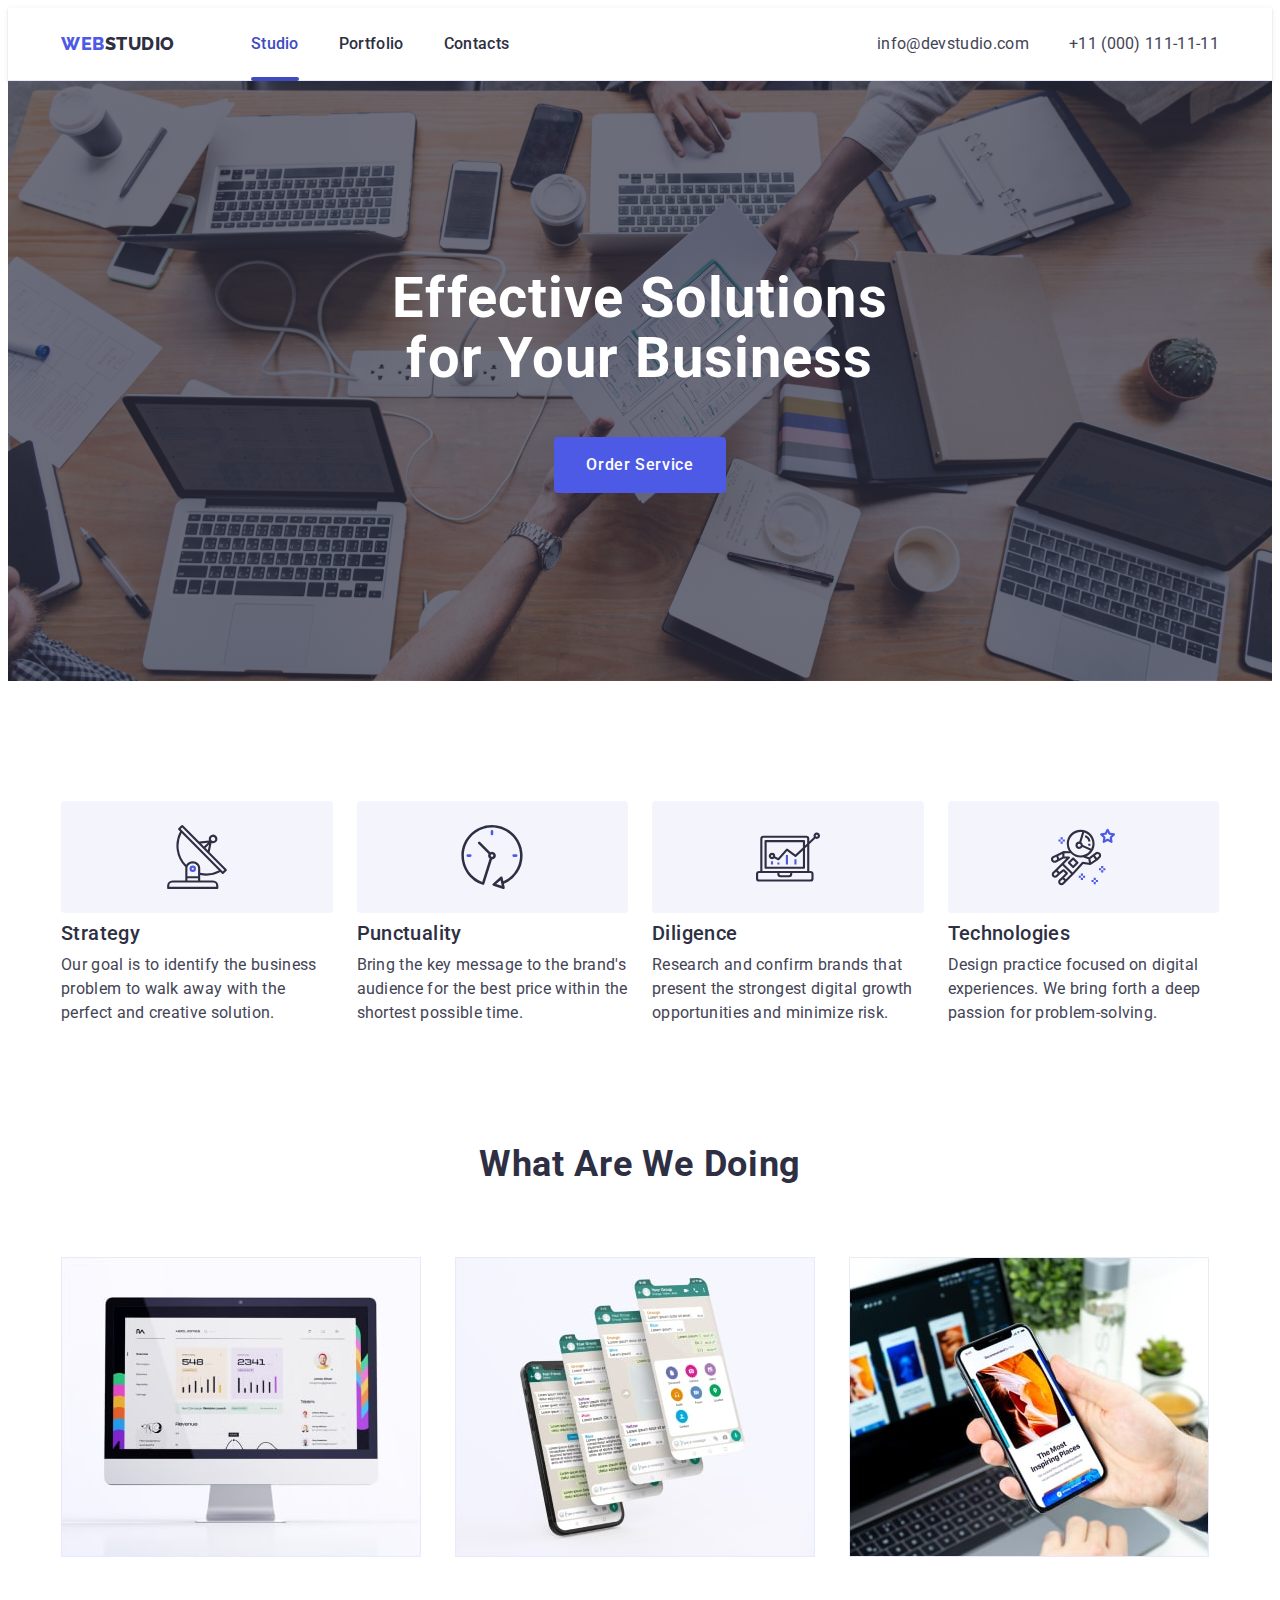
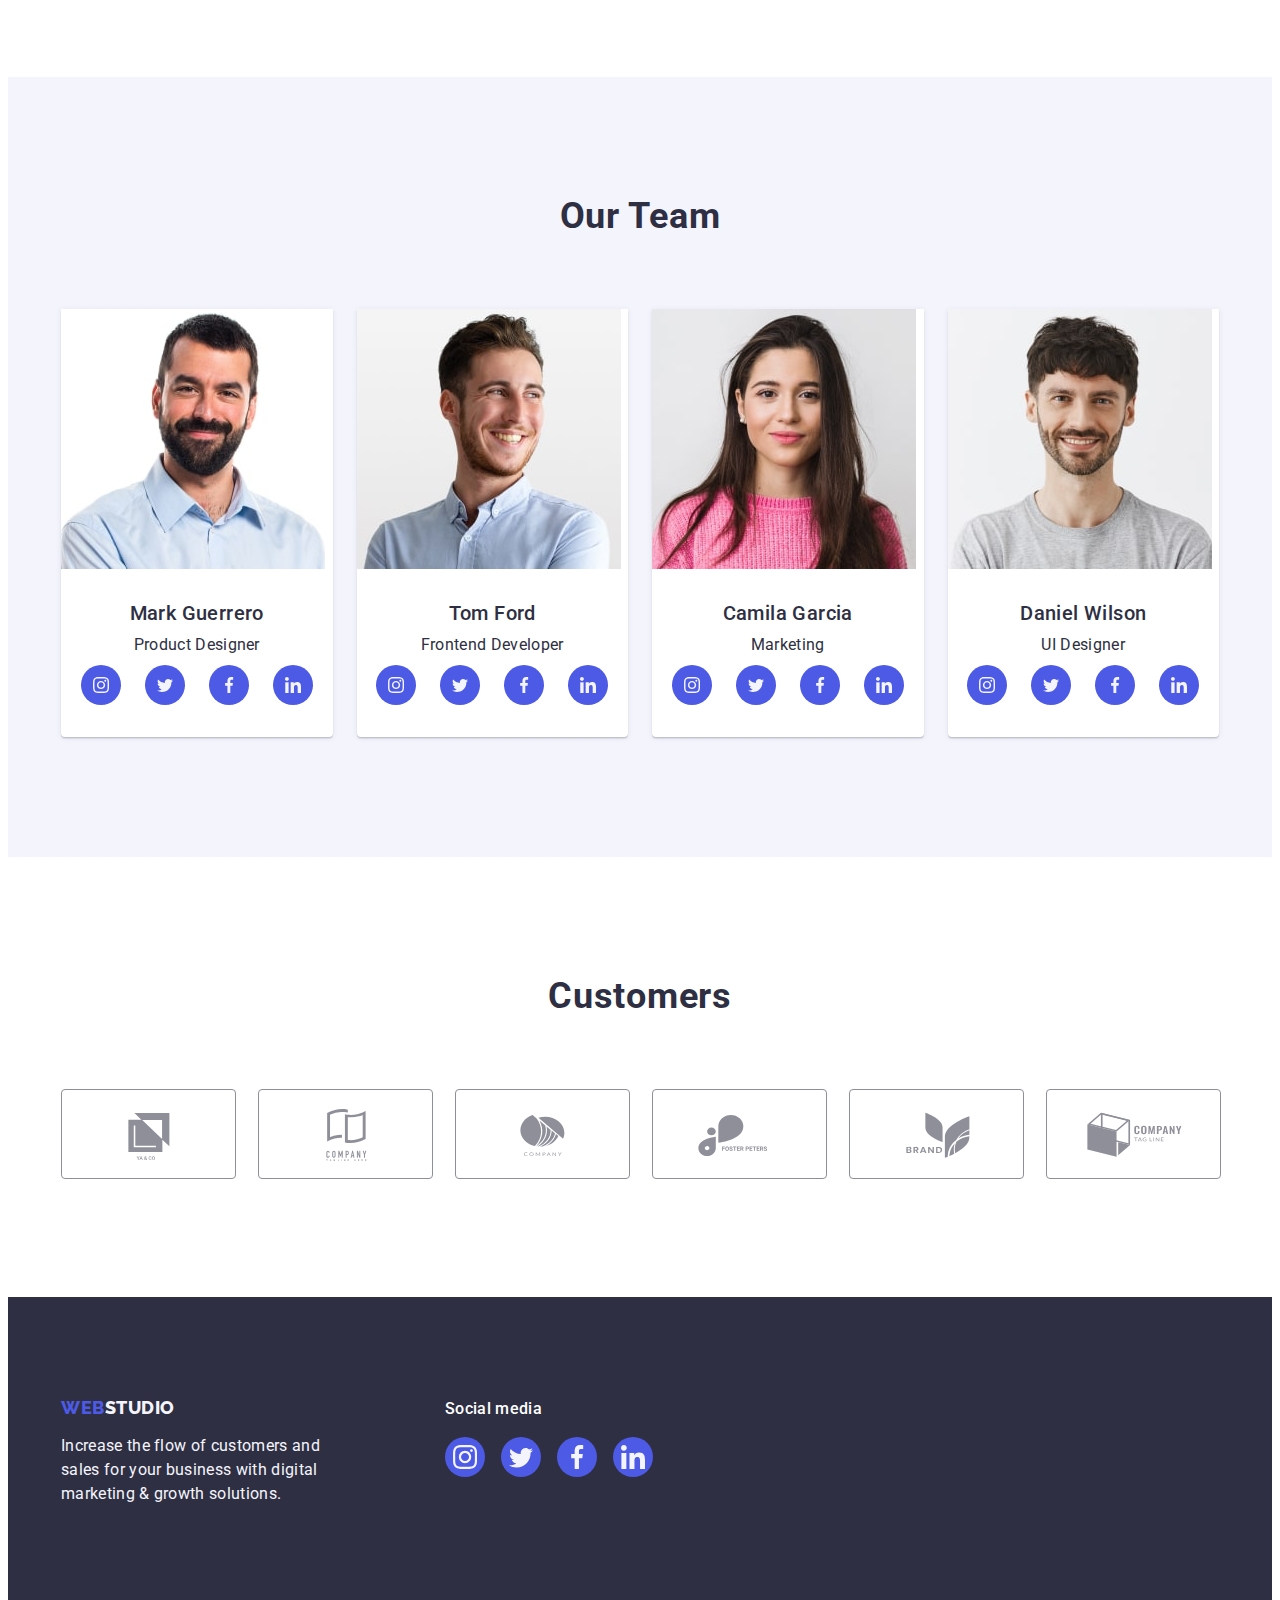
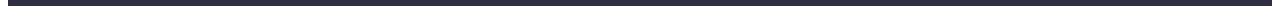
<file: index.html>
<!DOCTYPE html>
<html lang="en">
  <head>
    <meta charset="utf-8">
    <meta http-equiv="X-UA-Compatible" content="IE=edge">
    <meta name="viewport" content="width=device-width, initial-scale=1.0">
    <title>Document</title>
    
      <link rel="preconnect" href="https://fonts.googleapis.com" />
      <link rel="preconnect" href="https://fonts.gstatic.com" crossorigin />
      <link href="https://fonts.googleapis.com/css2?family=Raleway:wght@800&family=Roboto:wght@400;500;700;900&display=swap"
        rel="stylesheet" />

<link rel="stylesheet" href="https://cdnjs.cloudflare.com/ajax/libs/modern-normalize/2.0.0/modern-normalize.min.css"
  integrity="sha512-4xo8blKMVCiXpTaLzQSLSw3KFOVPWhm/TRtuPVc4WG6kUgjH6J03IBuG7JZPkcWMxJ5huwaBpOpnwYElP/m6wg=="
  crossorigin="anonymous" referrerpolicy="no-referrer" />

    <link rel="stylesheet" href="./css/styles.css" />
  </head>

<body> 
  <header class="header">
    <div class="container header-container">
   <nav class="header-navigation">
    <a href="./index.html" class="header-logo link"> Web<span class="header-logo-accent">Studio</span></a>
    <ul class="header-menu list">
      <li class="header-menu-item"><a href="./index.html" class="header-menu-link link header-line">Studio</a></li>
      <li class="header-menu-item"><a href="./portfolio.html" class="header-menu-link link">Portfolio</a></li>
      <li class="header-menu-item"><a href="" class="header-menu-link link">Contacts</a></li>
      </ul>
   </nav>
   <address class="header-address">
    <ul class="header-address list">
      <li class="header-address-item"><a class="header-adress-link link" href="mailto:info@devstudio.com">info@devstudio.com</a></li>
      <li class="header-address-item"><a class="header-adress-link link" href="tel:+110001111111">+11 (000) 111-11-11</a></li>
    </ul>
   </address>
  </div>
  </header>

  <main>
    <section class="hero">
      <div class="container hero-container">
      <h1 class="hero-title">Effective Solutions for Your Business</h1>
      <button type="button" class="hero-btn" data-modal-open>Order Service</button>
       </div>
    </section>

    <section class="featurs">
      <div class="container">
      <h2 class="visually-hidden">Features</h2>
              <ul class="featurs-list list">      
        <li class="featurs-subtitle">
          <div class="featurs-icons">
          <svg class="featurs-subtitle-icons" width="64" height="64" >
            <use href="./images/icons.svg#icon-antenna-1"></use>
          </svg>
        </div>
          <h3 class="featurs-item section-subtitle">Strategy</h3>
           <p class="featurs-item-text section-text">Our goal is to identify the business
          problem to walk away with the perfect and creative solution.</p>
        </li>
        <li class="featurs-subtitle">
          <div class="featurs-icons">
          <svg class="featurs-subtitle-icons" width="64" height="64">
            <use href="./images/icons.svg#icon-clock-1"></use>
          </svg>
        </div> 
          <h3 class="featurs-item section-subtitle">Punctuality</h3>
          <p class="featurs-item-text section-text">Bring the key message to the brand's audience for the best price within the shortest
             possible time.</p>
        </li>
        <li class="featurs-subtitle">
          <div class="featurs-icons">
          <svg class="featurs-subtitle-icons" width="64" height="64">
            <use href="./images/icons.svg#icon-diagram-1"></use>
          </svg>
        </div>
           <h3 class="featurs-item section-subtitle">Diligence</h3>
          <p class="featurs-item-text section-text">Research and confirm brands that present the strongest digital growth opportunities 
            and minimize risk.</p>
        </li>
        <li class="featurs-subtitle">
          <div class="featurs-icons">
          <svg class="featurs-subtitle-icons" width="64" height="64">
            <use href="./images/icons.svg#icon-astronaut-1"></use>
          </svg> 
        </div>
          <h3 class="featurs-item section-subtitle">Technologies</h3>
          <p class="featurs-item-text section-text">Design practice focused on digital experiences. We bring forth a deep passion for 
            problem-solving.</p>
        </li>
      </ul>
    </div>
    </section>

    <section class="doing">
      <div class="container">
    <h2 class="doing-title ">What are we doing</h2>
    <ul class="doing-list list">
      <li class="doing-item"> <img src="./images/monitor-min.jpg" alt="monitor" width="360" height="300" style="display: block;">
      </li>
      <li class="doing-item"> <img src="./images/phone-min.jpg" alt="phone" width="360" height="300" style="display: block;">
      </li>  
      <li class="doing-item"> <img src="./images/phonescreen-min.jpg" alt="phonescreen" width="360" height="300" style="display: block;">
      </li>
          </ul>
          </div>
    </section>

    <section class="team">
      <div class="container">
      <h2 class="team-title">Our Team</h2>
      <ul class="team-list-m list">
       <li class="team-item"><img src="./images/Mark-min.jpg" alt="Mark Guerrero" width="264" height="260" class="team-img" style="display: block;">
        <div class="team-container">
        <h3 class="team-member section-subtitle">Mark Guerrero</h3>
        <p class="team-profetional section-text">Product Designer</p>
         <ul class="team-list list">
          <li class="team-icons-list">
          <a class="taem-icons-link link" href="" aria-label="instagram" target="_blank" rel="">
           <svg class="team-item-icons" width="16" height="16"> 
           <use href="./images/icons.svg#icon-instagram-1"></use></svg></a>
          </li>
          <li class="team-icons-list">
           <a class="taem-icons-link link" href="" aria-label="twitter" target="_blank" rel="">
           <svg class="team-item-icons" width="16" height="16">
           <use href="./images/icons.svg#icon-twitter"></use></svg></a>
          </li>
          <li class="team-icons-list">
           <a class="taem-icons-link link" href="" aria-label="facebook" target="_blank" rel="">
            <svg class="team-item-icons" width="16" height="16">
            <use href="./images/icons.svg#icon-facebook-1"></use></svg></a>
          </li>
          <li class="team-icons-list">
            <a class="taem-icons-link link" href="" aria-label="in" target="_blank" rel="">
              <svg class="team-item-icons" width="16" height="16">
              <use href="./images/icons.svg#icon-linkedin-1"></use></svg></a>
            </li>
         </ul>
        </div>
         </li>
          
      <li class="team-item"><img src="./images/Tom-min.jpg" alt="Tom Ford" width="264" height="260" class="team-img" style="display: block;">
        <div class="team-container">
        <h3 class="team-member section-subtitle">Tom Ford</h3>
        <p class="team-profetional section-text">Frontend Developer</p>
        <ul class="team-list list">
          <li class="team-icons-list">
          <a class="taem-icons-link link" href="" aria-label="instagram" target="_blank" rel="">
           <svg class="team-item-icons" width="16" height="16"> 
           <use href="./images/icons.svg#icon-instagram-1"></use></svg></a>
          </li>
          <li class="team-icons-list">
           <a class="taem-icons-link link" href="" aria-label="twitter" target="_blank" rel="">
           <svg class="team-item-icons" width="16" height="16">
           <use href="./images/icons.svg#icon-twitter"></use></svg></a>
          </li>
          <li class="team-icons-list">
           <a class="taem-icons-link link" href="" aria-label="facebook" target="_blank" rel="">
            <svg class="team-item-icons" width="16" height="16">
            <use href="./images/icons.svg#icon-facebook-1"></use></svg></a>
          </li>
          <li class="team-icons-list">
            <a class="taem-icons-link link" href="" aria-label="in" target="_blank" rel="">
              <svg class="team-item-icons" width="16" height="16">
              <use href="./images/icons.svg#icon-linkedin-1"></use></svg></a>
            </li>
        </ul>
      </div>
    </li>
         <li class="team-item"><img src="./images/Camila-min.jpg" alt="Camila Garcia" width="264" height="260" class="team-img" style="display: block;">
        <div class="team-container">
          <h3 class="team-member section-subtitle">Camila Garcia</h3>
        <p class="team-profetional section-text">Marketing</p>
        <ul class="team-list list">
          <li class="team-icons-list">
          <a class="taem-icons-link link" href="" aria-label="instagram" target="_blank" rel="">
           <svg class="team-item-icons" width="16" height="16"> 
           <use href="./images/icons.svg#icon-instagram-1"></use></svg></a>
          </li>
          <li class="team-icons-list">
           <a class="taem-icons-link link" href="" aria-label="twitter" target="_blank" rel="">
           <svg class="team-item-icons" width="16" height="16">
           <use href="./images/icons.svg#icon-twitter"></use></svg></a>
          </li>
          <li class="team-icons-list">
           <a class="taem-icons-link link" href="" aria-label="facebook" target="_blank" rel="">
            <svg class="team-item-icons" width="16" height="16">
            <use href="./images/icons.svg#icon-facebook-1"></use></svg></a>
          </li>
          <li class="team-icons-list">
            <a class="taem-icons-link link" href="" aria-label="in" target="_blank" rel="">
              <svg class="team-item-icons" width="16" height="16">
              <use href="./images/icons.svg#icon-linkedin-1"></use></svg></a>
            </li>
        </ul>
      </div>
    </li>
         <li class="team-item"><img src="./images/Daniel-min.jpg" alt="Daniel Wilson" width="264" height="260" class="team-img" style="display: block;">
          <div class="team-container">
          <h3 class="team-member section-subtitle">Daniel Wilson</h3>
          <p class="team-profetional section-text">UI Designer</p>
          <ul class="team-list list">
            <li class="team-icons-list">
            <a class="taem-icons-link link" href="" aria-label="instagram" target="_blank" rel="">
             <svg class="team-item-icons" width="16" height="16"> 
             <use href="./images/icons.svg#icon-instagram-1"></use></svg></a>
            </li>
            <li class="team-icons-list">
             <a class="taem-icons-link link" href="" aria-label="twitter" target="_blank" rel="">
             <svg class="team-item-icons" width="16" height="16">
             <use href="./images/icons.svg#icon-twitter"></use></svg></a>
            </li>
            <li class="team-icons-list">
             <a class="taem-icons-link link" href="" aria-label="facebook" target="_blank" rel="">
              <svg class="team-item-icons" width="16" height="16">
              <use href="./images/icons.svg#icon-facebook-1"></use></svg></a>
            </li>
            <li class="team-icons-list">
              <a class="taem-icons-link link" href="" aria-label="in" target="_blank" rel="">
                <svg class="team-item-icons" width="16" height="16">
                <use href="./images/icons.svg#icon-linkedin-1"></use></svg></a>
              </li>
          </ul>
        </div>
      </li>
  </ul>
        </div>
    </section>
    <section class="customers">
     <div class="container">
      <h2 class="customers-title">Customers</h2>
      <ul class="customers-list list">
      <li class="customers-item">
        <a class="customers-icon-link link" href="">
          <svg class="customers-icon" width="104" height="56">
            <use href="./images/icons.svg#icon-Logo-6"></use>
          </svg>
        </a>
      </li>
      <li class="customers-item">
        <a class="customers-icon-link link" href="">
          <svg class="customers-icon" width="104" height="56">
            <use href="./images/icons.svg#icon-Logo-7"></use>
          </svg>
        </a>
      </li>
      <li class="customers-item">
        <a class="customers-icon-link link" href="">
          <svg class="customers-icon" width="104" height="56">
            <use href="./images/icons.svg#icon-Logo-8"></use>
          </svg>
        </a>
      </li>
      <li class="customers-item">
        <a class="customers-icon-link link" href="">
          <svg class="customers-icon" width="104" height="56">
            <use href="./images/icons.svg#icon-Logo-9"></use>
          </svg>
        </a>
      </li>
      <li class="customers-item">
        <a class="customers-icon-link link" href="">
          <svg class="customers-icon" width="104" height="56">
            <use href="./images/icons.svg#icon-Logo-10"></use>
          </svg>
        </a>
      </li>
      <li class="customers-item">
        <a class="customers-icon-link link" href="">
          <svg class="customers-icon" width="104" height="56">
            <use href="./images/icons.svg#icon-Logo-11"></use>
          </svg>
        </a>
      </li>
    </ul>
     </div> 
    </section>
  </main>
         
            <footer id="footer" class="footer">
              <div class="footer-div container"> 
              <div class="footer-container">
              <a href="./index.html" class="footer-logo-link link">Web<span class="footer-logo-accent">Studio</span></a>
              <p class="footer-text-one">Increase the flow of customers and sales for your business with digital marketing & growth solutions.</p>
              </div>
              <div class="footer-media">
                <p class="footer-text-two">Social media</p>
                <ul class="footer-list">
                  <li class="footer-item list">
                    <a href="" class="footer-social link"
                      ><svg class="footer-icon" width="24" height="24">
                        <use href="./images/icons.svg#icon-instagram-1"></use></svg></a>
                      </li>
                  <li class="footer-item list">
                    <a href="" class="footer-social link"
                      ><svg class="footer-icon" width="24" height="24">
                        <use href="./images/icons.svg#icon-twitter"></use></svg></a>
                   </li>
                  <li class="footer-item list">
                    <a href="" class="footer-social link"
                      ><svg class="footer-icon" width="24" height="24">
                        <use href="./images/icons.svg#icon-facebook-1"></use></svg></a>
                     </li>
                  <li class="footer-item list">
                    <a href="" class="footer-social link"
                      ><svg class="footer-icon" width="24" height="24">
                        <use href="./images/icons.svg#icon-linkedin-1"></use></svg></a>
                 </li>
                </ul>
              </div>
              </div>
    </footer>
    <div class="backdrob is-hidden" data-modal>
      <div class="modal">
        <button type="button" class="modal-button" data-modal-close>
          <svg class="modal-icon" width="8" height="8">
            <use href="./images/icons.svg#icon-close-black"></use>
          </svg>
          </button>
    </div>
    </div>
    <script src="css/js/modal.js"></script>
</body>
</html>
</file>
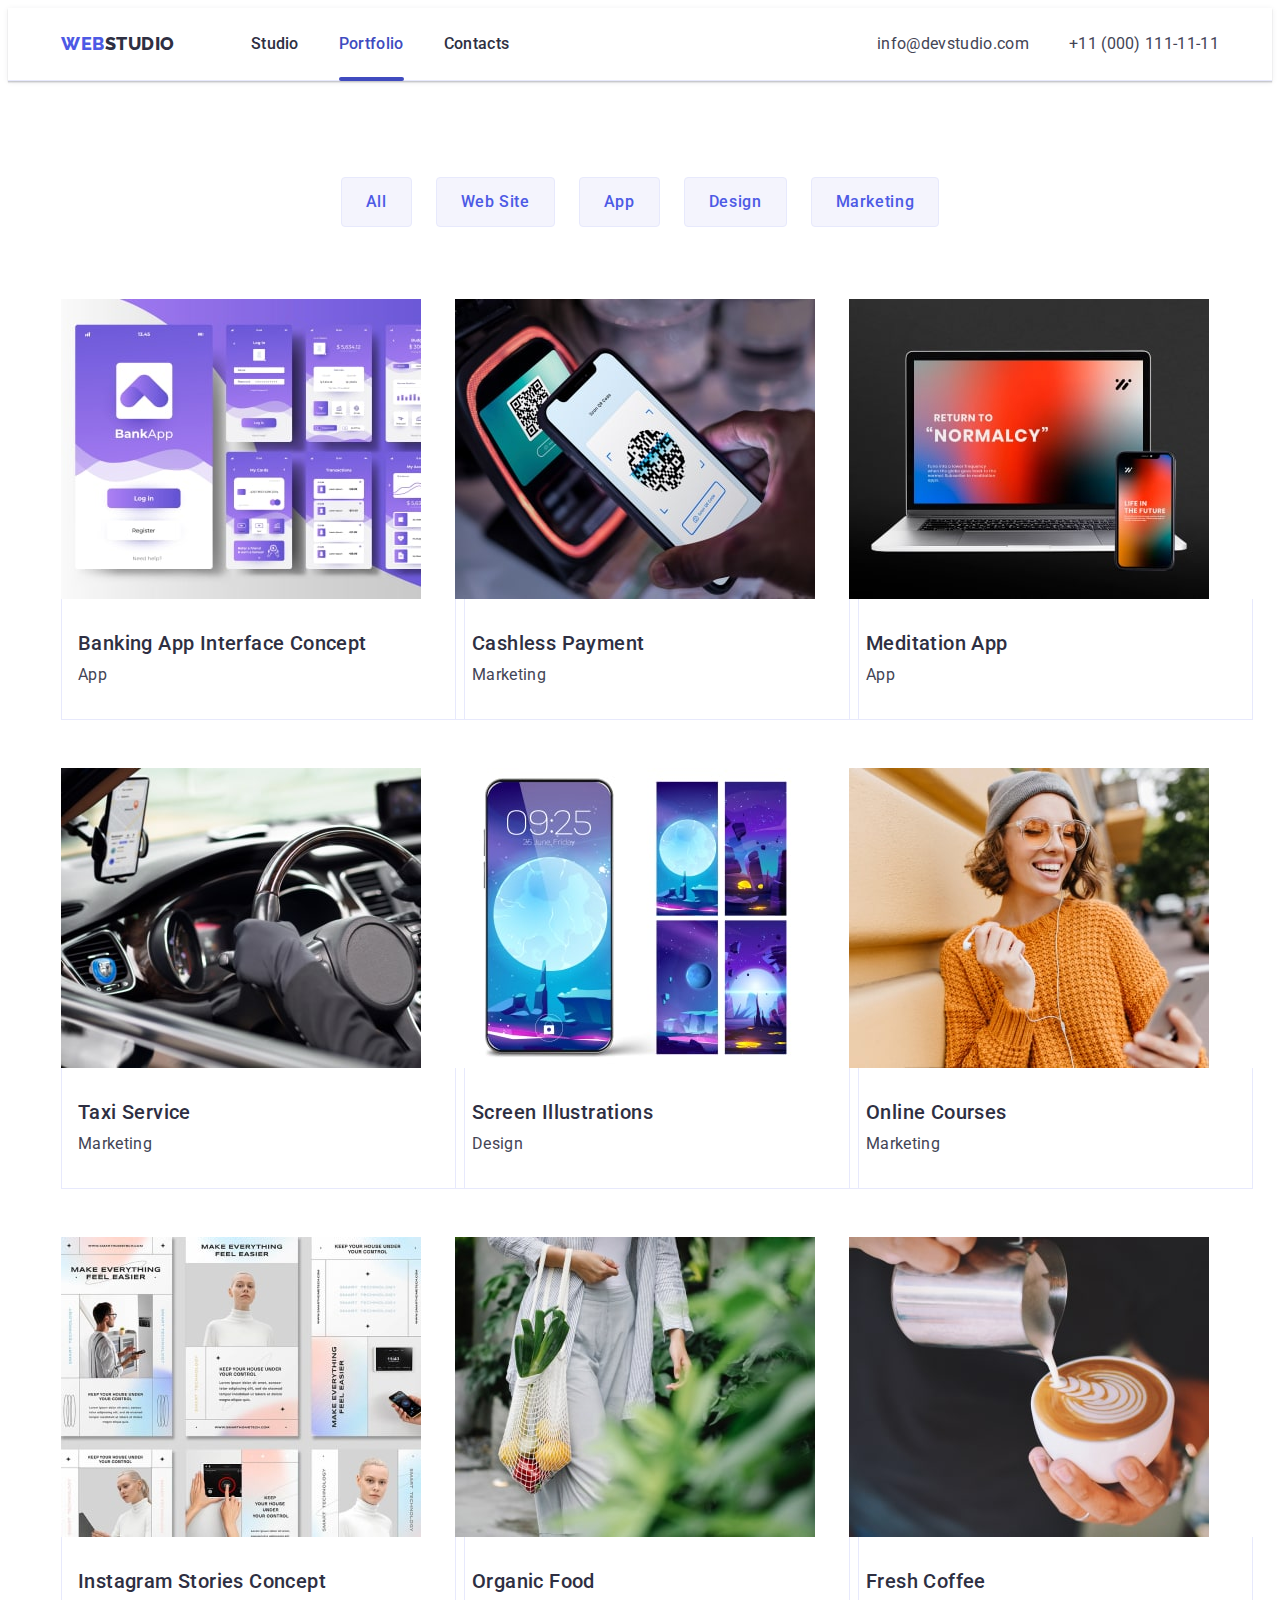
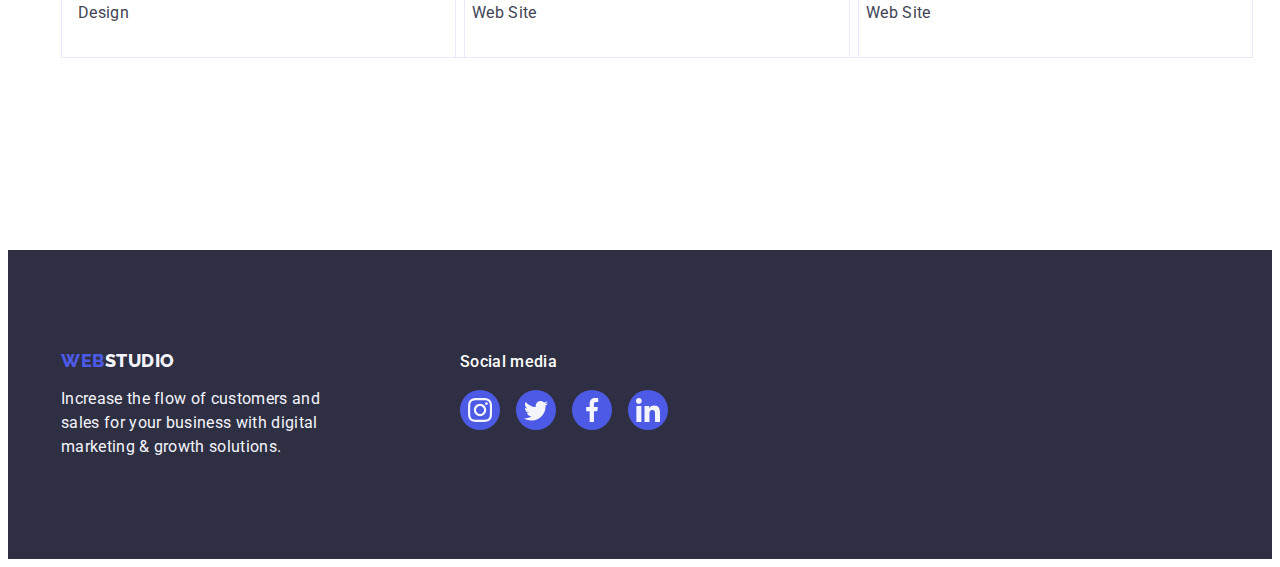
<file: portfolio.html>
<!DOCTYPE html>
<html lang="en">
  <head>
    <meta charset="utf-8">
    <meta http-equiv="X-UA-Compatible" content="IE=edge">
    <meta name="viewport" content="width=device-width, initial-scale=1.0">
    <title>Portfolio</title>
    <link rel="preconnect" href="https://fonts.googleapis.com" />
    <link rel="preconnect" href="https://fonts.gstatic.com" crossorigin />
    <link href="https://fonts.googleapis.com/css2?family=Raleway:wght@800&family=Roboto:wght@400;500;700;900&display=swap"
        rel="stylesheet" />
    <link rel="stylesheet" href="https://cdnjs.cloudflare.com/ajax/libs/modern-normalize/2.0.0/modern-normalize.min.css"
        integrity="sha512-4xo8blKMVCiXpTaLzQSLSw3KFOVPWhm/TRtuPVc4WG6kUgjH6J03IBuG7JZPkcWMxJ5huwaBpOpnwYElP/m6wg=="
        crossorigin="anonymous" referrerpolicy="no-referrer" />

    <link rel="stylesheet" href="./css/styles.css" />
  </head>

<body>
    <header class="header">
        <div class="container header-container">
    <nav class="header-navigation">
        <a href="./portfolio.html" class="header-logo link">Web<span class="header-logo-accent">Studio</span></a>
        <ul class="header-menu list">
            <li class="header-menu-item"><a href="./index.html" class="header-menu-link link">Studio</a></li>
            <li class="header-menu-item"><a href="./portfolio.html" class="header-menu-link link header-line">Portfolio</a></li>
            <li class="header-menu-item"><a href="" class="header-menu-link link">Contacts</a></li>
        </ul>
    </nav>
    <address class="header-address">
        <ul class="header-address list">
            <li class="header-address-item"><a class="header-adress-link link"
                    href="mailto:info@devstudio.com">info@devstudio.com</a></li>
            <li class="header-address-item"><a class="header-adress-link link" href="tel:+110001111111">+11 (000)
                    111-11-11</a></li>
        </ul>
    </address>
    </div>
    </header>
    
    <main>
     <section class="portfolio">
       <div class="container">
        <h1 class="visually-hidden">All, Web Site, App, Design, Marketing</h1>
             <ul class="button-list list">
      <li class="button-item"><button class="button-btn" type="button">All</button></li> 
      <li class="button-item"><button class="button-btn" type="button">Web Site</button></li>
      <li class="button-item"><button class="button-btn" type="button">App</button></li>
      <li class="button-item"><button class="button-btn" type="button">Design</button></li>
      <li class="button-item"><button class="button-btn" type="button">Marketing</button></li>
          </ul>
             <ul class="service-list list"> 
            <li class="service-item"> 
                <a class="service-link link" href="">
                    <div class="service-cover">
                    <img src="./images/banking-app.jpg" alt="Banking app" width="360" height="300" style="display: block;" />
                    <p class="service-cover-text">14 Stylish and User-Friendly App Design Concepts · Task Manager App · Calorie Tracker App · Exotic Fruit Ecommerce App · Cloud Storage App</p>
                  </div>
                    <div class="container name-container">
                    <h2 class="service-title section-subtitle">Banking App Interface Concept</h2>
                    <p class="service-text section-text">App</p>
                </div>
                </a>
                
            </li>
            <li class="service-item">
                <a class="service-link link" href=""> 
                <div class="service-cover">
                 <img src="./images/payment.jpg" alt="Cashless payment" width="360" height="300" style="display: block;" />
                 <p class="service-cover-text">14 Stylish and User-Friendly App Design Concepts · Task Manager App · Calorie Tracker App · Exotic Fruit Ecommerce App · Cloud Storage App</p>
                  </div>
                    <div class="container name-container">
                    <h2 class="service-title section-subtitle">Cashless Payment</h2>
                    <p class="service-text section-text">Marketing</p>
                </div>
                </a>              
                              
            </li>
            <li class="service-item">  
                <a class="service-link link" href="">
                    <div class="service-cover"> 
                    <img src="./images/Meditation-App.jpg" alt="leptop" width="360" height="300" style="display: block;" />
                    <p class="service-cover-text">14 Stylish and User-Friendly App Design Concepts · Task Manager App · Calorie Tracker App · Exotic Fruit Ecommerce App · Cloud Storage App</p>
                  </div>
                    <div class="container name-container">
                    <h2 class="service-title section-subtitle">Meditation App</h2>
                    <p class="service-text section-text">App</p>
                </div>
                </a>               
                 
            </li>
             <li class="service-item">
                 <a class="service-link link" href="">
                    <div class="service-cover">
                    <img src="./images/steeringweel.jpg" alt="steering weel" width="360" height="300" style="display: block;" />
                    <p class="service-cover-text">14 Stylish and User-Friendly App Design Concepts · Task Manager App · Calorie Tracker App · Exotic Fruit Ecommerce App · Cloud Storage App</p>
                  </div>
                    <div class="container name-container">
                    <h2 class="service-title section-subtitle">Taxi Service</h2>
                    <p class="service-text section-text">Marketing</p>
                </div>
                </a>            
            
           </li>
        <li class="service-item">
             <a class="service-link link" href="">
                <div class="service-cover">
                
                <img src="./images/phonemoon.jpg" alt="phone picture moone" width="360" height="300" style="display: block;" />
                <p class="service-cover-text">14 Stylish and User-Friendly App Design Concepts · Task Manager App · Calorie Tracker App · Exotic Fruit Ecommerce App · Cloud Storage App</p>
                  </div>
                <div class="container name-container">
                <h2 class="service-title section-subtitle">Screen Illustrations</h2>
                <p class="service-text section-text">Design</p>
            </div>
            </a>         
               
        </li>
        <li class="service-item">
             <a class="service-link link" href="">
                <div class="service-cover">
                <img src="./images/girl.jpg" alt="girl smiling" width="360" height="300" style="display: block;" />
                <p class="service-cover-text">14 Stylish and User-Friendly App Design Concepts · Task Manager App · Calorie Tracker App · Exotic Fruit Ecommerce App · Cloud Storage App</p>
                  </div>
                <div class="container name-container">
                <h2 class="service-title section-subtitle">Online Courses</h2>
                <p class="service-text section-text">Marketing</p>
            </div>
            </a>           
             
        </li>
                 <li class="service-item"> 
                    <a class="service-link link" href="">
                        <div class="service-cover">
                        <img src="./images/insta-stories.jpg" alt="instagram stories" width="360" height="300" style="display: block;" />
                        <p class="service-cover-text">14 Stylish and User-Friendly App Design Concepts · Task Manager App · Calorie Tracker App · Exotic Fruit Ecommerce App · Cloud Storage App</p>
                  </div>
                        <div class="container name-container">
                        <h2 class="service-title section-subtitle">Instagram Stories Concept</h2>
                        <p class="service-text section-text">Design</p>
                    </div>
                    </a>         
                       
            </li>
            <li class="service-item">
                 <a class="service-link link" href="">
                    <div class="service-cover">
                    <img src="./images/organic-food.jpg" alt="organic food" width="360" height="300" style="display: block;" />
                    <p class="service-cover-text">14 Stylish and User-Friendly App Design Concepts · Task Manager App · Calorie Tracker App · Exotic Fruit Ecommerce App · Cloud Storage App</p>
                  </div>
                    <div class="container name-container">
                    <h2 class="service-title section-subtitle">Organic Food</h2>
                    <p class="service-text section-text">Web Site</p>
                </div>
            </a>
                
            </li>
            <li class="service-item">
                 <a class="service-link link" href="">
                    <div class="service-cover">
                    <img src="./images/coffee.jpg" alt="coffee" width="360" height="300" style="display: block;" />
                    <p class="service-cover-text">14 Stylish and User-Friendly App Design Concepts · Task Manager App · Calorie Tracker App · Exotic Fruit Ecommerce App · Cloud Storage App</p>
                  </div>
                    <div class="container name-container">
                    <h2 class="service-title section-subtitle">Fresh Coffee</h2>
                    <p class="service-text section-text">Web Site</p>
                </div>
                </a>                
                
            </li>
        </ul>
    </div>
    </section>
    </main>

    <footer id="footer" class="footer">
      <div class="footer-div container"> 
      <div class="footer-container">
      <a href="./index.html" class="footer-logo-link link">Web<span class="footer-logo-accent">Studio</span></a>
      <p class="footer-text-one">Increase the flow of customers and sales for your business with digital marketing & growth solutions.</p>
      </div>
      <div class="footer-media container">
        <p class="footer-text-two">Social media</p>
        <ul class="footer-list">
          <li class="footer-item list">
            <a href="" class="footer-social link"
              ><svg class="footer-icon" width="24" height="24">
                <use href="./images/icons.svg#icon-instagram-1"></use></svg></a>
              </li>
          <li class="footer-item list">
            <a href="" class="footer-social link"
              ><svg class="footer-icon" width="24" height="24">
                <use href="./images/icons.svg#icon-twitter"></use></svg></a>
           </li>
          <li class="footer-item list">
            <a href="" class="footer-social link"
              ><svg class="footer-icon" width="24" height="24">
                <use href="./images/icons.svg#icon-facebook-1"></use></svg></a>
             </li>
          <li class="footer-item list">
            <a href="" class="footer-social link"
              ><svg class="footer-icon" width="24" height="24">
                <use href="./images/icons.svg#icon-linkedin-1"></use></svg></a>
         </li>
          </ul>
        </div>
        </div>
</footer>
    </body>
    
    </html>
</file>
<file: css/styles.css>
:root {
--main-color: #2e2f42;
--accent-color: #4d5ae5;
--secondary-color: #434455;
--another-color: #8e8f99;
--new-color: #F4F4FD;
}

p, h1, h2, h3 {
    margin-top: 0;
    margin-bottom: 0;
}

ul, ol {
    margin-top: 0;
    margin-bottom: 0;
    padding-left: 0;
}

body {
    font-family: 'Roboto', sans-serif;
    background-color: #FFFFFF;
    color: var(--secondary-color); 
}
.container { 
    width: 100%;
    max-width: 1158px;
    padding-left: 15px;
    padding-right: 15px;
    margin-left: auto;
    margin-right: auto;
}

.link {
    text-decoration: none;
}
.list {
    list-style-type: none;
}

.section-subtitle {
    color: var(--main-color);
    font-size: 20px;
    font-weight: 500;
    line-height: 1.2;
    letter-spacing: 0.02em;
    }

.section-text {
    color: var(--secondary-color);
    font-size: 16px;
    line-height: 1.5;
    letter-spacing: 0.02em;
}    
.section-title span {
    color: var(--accent-color);
 }   
 
.visually-hidden {
     position: absolute;
     width: 1px;
     height: 1px;
     margin: -1px;
     border: 0;
     padding: 0;
     white-space: nowrap;
     clip-path: inset(100%);
     clip: rect(0 0 0 0);
     overflow: hidden;
 }

 img {
    display: block;
    max-width: 100%;
    height: auto;
 }
    
/*------------HEADER-----------*/

header {
    border-bottom: 1px solid #e7e9fc;
    box-shadow:  0px 2px 1px rgba(46, 47, 66, 0.08), 0px 1px 1px rgba(46, 47, 66, 0.16), 0px 1px 6px rgba(46, 47, 66, 0.08);
}

.header-logo {
    color: var(--accent-color);
        font-size: 18px;
        font-family: "Raleway", sans-serif;
        font-weight: 800;
        font-style: normal;
        line-height: 1.17;
        letter-spacing: 0.03em;
        text-transform: uppercase;
        margin-right: 76px;
        padding: 24px 0;
     
}
.header-logo-accent {
    color: var(--main-color);
}
.header-container {
    display: flex;
    align-items: center;  
    
    }
.header-menu {
   display: flex;
   gap: 40px;
   color: #404bbf;
   transition:  color 250ms cubic-bezier(0.4, 0, 0.2, 1)
}
 
 .header-navigation {
    display: flex;
    align-items: center; 
 }

.header-address {
    display: flex;
    gap: 40px;
}

.header-menu-link:hover,
.header-menu-link:focus {
   color: #404bbf;
}

.header-menu-link {
    color: var(--main-color);
        display: block;
        font-size: 16px;
        font-weight: 500;
        line-height: 1.5;
        letter-spacing: 0.02em;
        font-style: normal;
        padding: 24px 0;
        transition: color 250ms cubic-bezier(0.4, 0, 0.2, 1);
      
}

.header-address {
    font-style: normal;
    color: var(--secondary-color);
        font-size: 16px;
        line-height: 1.5;
        letter-spacing: 0.02em;
        margin-left: auto;
}
.header-line {
    position: relative;
    color: #404bbf; 
    
    }
.header-line::after {
    content: '';
    position: absolute;
    left: 0;
    bottom: -1px;
    width: 100%;
    height: 4px;
    border-radius: 2px;
    background-color: #404BBF;
    transition: color 250ms cubic-bezier(0.4, 0, 0.2, 1);
} 
.header-adress-link {
    color: var(--secondary-color);
        font-size: 16px;
        line-height: 1.5;
        letter-spacing: 0.02em;
        transition:  color 250ms cubic-bezier(0.4, 0, 0.2, 1)
    }
    
.header-adress-link:hover,
.header-adress-link:focus {
    color: #404bbf; 
}
     
/*------------HERO-----------*/
.hero {
    margin: 0 auto;
    max-width: 1440px;
    background-image: linear-gradient(rgba(46, 47, 66, 0.7), rgba(46, 47, 66, 0.7)), url(../images/);
    background-repeat: no-repeat;
    background-position: center;
    background-size: cover;
    background-color: #2E2F42;
    padding-top: 188px;
    padding-bottom: 188px;
    background-image: linear-gradient(rgba(46, 47, 66, 0.7), 
    rgba(46, 47, 66, 0.7)), url(../images/hero-bg.jpg);
}

.hero-title {
    color: #FFF;
        text-align: center;
        font-size: 56px;
        font-weight: 700;
        line-height: 1.07;
        letter-spacing: 0.02em;
        font-style: normal;
        display: block;
            margin: 0 auto;
            max-width: 496px;
            
}

.hero-btn {
    color:  #FFF;
         font-size: 16px;
        font-family: inherit;
         font-weight: 500;
        line-height: 1.5;
        letter-spacing: 0.04em;
        background: var(--accent-color);
        cursor: pointer;
        padding: 16px 32px;
        border: none;
        display: block;
        margin: 0 auto;
        margin-top: 48px;
        min-width: 169px;
        border-radius: 4px;
        transition: background-color 250ms cubic-bezier(0.4, 0, 0.2, 1);
}


.hero-btn:hover,
.hero-btn:focus { 
background-color: #404BBF;
}

/*-----------FEATURES----------*/

.featurs { 
  padding-top: 120px;
  padding-bottom: 120px;
}
.featurs-icons {
height: 112px;
border-radius: 4px;
background: var(--new-color);
display: flex;
align-items: center;
justify-content: center;
margin-bottom: 8px;
}

.featurs-list {
    display: flex;
    gap: 24px;
    }

.featurs-subtitle {
    width: calc((100% - 24px*3) / 4);
}


.featurs-item {
    margin-bottom: 8px; 
  }
/*------------DOING-----------*/

.doing {
    padding-top: 0;
    padding-bottom: 120px;
    
}
.doing-list {
    display: flex;
    gap: 24px;
}
.doing-item{
    width: calc((100% - 48px) / 3)
}
.doing-title {
    color: var(--main-color);
        text-align: center;
        font-size: 36px;
        font-weight: 700;
        line-height: 1.11;
        letter-spacing: 0.02em;
        text-transform: capitalize;
        margin: 0 auto;
        margin-bottom: 72px;
}

/*------------TEAM-----------*/

.team {background: var(--new-color);
padding: 120px 0;
}

.team-icons-list {
    width: 40px;
    height: 40px;
}
.team-item-icons {
    fill: var(--new-color);
}

.team-list { 
    display: flex;
    gap: 24px;
    justify-content: center;
}
 
.team-list-m {
    display: flex;
    justify-content: center;
    gap: 24px;
}

.team-title {
    color: var(--main-color);
        text-align: center;
        font-size: 36px;
        font-weight: 700;
        line-height: 1.11;
        letter-spacing: 0.02em;
        text-transform: capitalize;
        margin-bottom: 72px;
}
.team-item { 
        background: #FFF;
        width: calc((100% - 24px*3) / 4);
        border-radius: 0px 0px 4px 4px;
        box-shadow: 0px 1px 6px rgba(46, 47, 66, 0.08), 0px 1px 1px rgba(46, 47, 66, 0.16), 0px 2px 1px rgba(46, 47, 66, 0.08);
   }
.team-member {
     text-align: center;
     margin-bottom: 8px;
}
.team-profetional {
        color: #2E2F42;
        text-align: center;
         margin-bottom: 8px;
            }
.team-container {
    padding: 32px 0; 
}

.taem-icons-link {
    width: 100%;
    height: 100%;
    background-color: var(--accent-color);
    display: flex;
    border-radius: 50%;
    align-items: center;
    justify-content: center;
    transition: background-color 250ms cubic-bezier(0.4, 0, 0.2, 1);  
    } 

.taem-icons-link:hover,
.taem-icons-link:focus {
    background-color: #404bbf;
}

/*-----------CASTOMERS-----------*/

.customers {
    padding-top: 120px;
    padding-bottom: 120px;
}

.customers-title {
    margin-left: auto;
    margin-right: auto;
    text-align: center;
    font-size: 36px;
    font-style: normal;
    font-weight: 700;
    line-height: 1.11;
    letter-spacing: 0.72px;
    color: var(--main-color);
    margin-bottom: 72px;
    }
 
.customers-list {
    display: flex;
    gap: 24px;
    margin: 0 auto;
    }

.customers-item {
    width: calc((100% - 120px) / 6);
    height: 88px;
}
.customers-icon{
    fill: currentColor;
}
.customers-icon-link {
    width: 100%;
    height: 100%;
    border: 1px solid #8e8f99;
    border-radius: 4px;
    display: flex; 
    align-items: center;
    justify-content: center;
    color: var(--another-color);
    transition: border-color 250ms cubic-bezier(0.4, 0, 0.2, 1), color 250ms cubic-bezier(0.4, 0, 0.2, 1);
}

.customers-icon-link:hover,
.customers-icon-link:focus {
    color: #404BBF;
    border-color: #404BBF;
    box-shadow: 0px 1px 6px rgba(46, 47, 66, 0.08), 0px 1px 1px rgba(46, 47, 66, 0.16), 0px 2px 1px rgba(46, 47, 66, 0.08); 
}

/*------------FOOTER-----------*/

.footer {
    background-color: #2E2F42;
    padding: 100px 0;
    position: relative;
            }
     
.footer-div {
    display: flex;
    align-items: baseline;
} 
  
 .footer-container {
    margin-right: 120px;
    max-width: 264px;
    }  

.footer-logo-link {
    color: var(--accent-color);
        font-size: 18px;
        font-family:"Raleway", sans-serif; 
        font-weight: 800;
        line-height: 1.17;
        letter-spacing: 0.03em;
        text-transform: uppercase;
        display: inline-block;
        margin-bottom: 16px;
}

.footer-logo-accent {
    color: #f4f4fd;
}

.footer-text-one {
    color: #f4f4fd;
    font-size: 16px;
    line-height: 1.5;
    letter-spacing: 0.02em;
        
            }
                       
     .footer-list {
        display: flex;
        gap: 16px;
                    }

    .footer-item {
        width: 40px;
        height: 40px;
    }

    .footer-icon {
     fill: #F4F4FD;
         }

  .footer-text-two {
    color: #FFF;
    font-size: 16px;
        font-weight: 500;
    line-height: 1.5;
    letter-spacing: 0.02em;
    align-items: center;
    margin-bottom: 16px;
    color: #FFFFFF;
            } 

  .footer-social {
    display: flex;
    background-color: var(--accent-color);
    width: 100%;
    height: 100%;
    border-radius: 50%;
    align-items: center;
    justify-content: center;
    transition:background-color 250ms cubic-bezier(0.4, 0, 0.2, 1);

}

.footer-social:hover,
.footer-social:focus {
    background-color: #31d0aa;
    }


/*------------PORTFOLIO-----------*/

/*------------HEADER-----------*/
.header-line {
    position: relative;
}
.header-line::after {
    content: '';
    position: absolute;
    left: 0;
    bottom: -1px;
    width: 100%;
    height: 4px;
    border-radius: 2px;
    background-color: #404BBF;
    transition: color 250ms cubic-bezier(0.4, 0, 0.2, 1);
}

    /*------------BATTON-----------*/

section {
    padding-top: 96px; 
    padding-bottom: 120px;
}
.button {
    transition: color 250ms cubic-bezier(0.4, 0, 0.2, 1), background-color 250ms cubic-bezier(0.4, 0, 0.2, 1), border-color 250ms cubic-bezier(0.4, 0, 0.2, 1), box-shadow 250ms cubic-bezier(0.4, 0, 0.2, 1);
}
.button-btn {
    font-family: inherit;
    color: var(--accent-color);
    background-color: #F4F4FD;
    text-align: center;
    font-size: 16px;
    font-weight: 500;
    line-height: 1.5;
    letter-spacing: 0.04em;
    cursor: pointer;
    padding: 12px 24px;
    border: 1px solid #e7e9fc;
border-radius: 4px;
transition: color 250ms cubic-bezier(0.4, 0, 0.2, 1),
background-color 250ms cubic-bezier(0.4, 0, 0.2, 1),
border-color 250ms cubic-bezier(0.4, 0, 0.2, 1),
box-shadow 250ms cubic-bezier(0.4, 0, 0.2, 1);
}

.button-list {
    display: flex;
    justify-content: center;
    gap: 24px;
    margin-bottom: 72px;
       } 

.button-btn:hover,
.button-btn:focus {
    color: #FFFFFF;
    background-color: #404BBF;
    border: 1px solid transparent;
    box-shadow: 0px 3px 1px rgba(0, 0, 0, 0.1), 0px 2px 1px rgba(0, 0, 0, 0.08), 0px 2px 2px rgba(0, 0, 0, 0.12);
}

img {
    display: block;
}

.service-list {
    display: flex;
    flex-wrap: wrap;
    gap: 24px;
    margin-bottom: 72px;
    row-gap: 48px;
   }
.service-item {
    width: calc((100% - 48px) / 3);
}
.service-name {
    padding: 32px 16px;

}
.service-link {
    text-decoration: none;
    display: block;
    width: 100%;
height: 100%;
    transition: box-shadow 250ms cubic-bezier(0.4, 0, 0.2, 1);
}
.service-link:hover,
.service-link:focus {
    box-shadow: 0px 1px 6px rgba(46, 47, 66, 0.08), 0px 1px 1px rgba(46, 47, 66, 0.16), 0px 2px 1px rgba(46, 47, 66, 0.08); 

}

.service-cover {
    position: relative;
    overflow: hidden;
    }


  .service-link:hover .service-cover-text,
  .service-link:focus .service-cover-text {
      transform: translateY(0%);

   }
       
.service-cover-text {
background: var(--accent-color);
align-items: center;
justify-content: center;
position: absolute;
overflow: auto;
top: 0;
font-size: 16px;
line-height: 1.5;
letter-spacing: 0.02em;
color: var(--new-color);
padding: 40px 32px;
background-color: #4d5ae5;
width: 100%;
height: 100%;
transform: translateY(100%);
transition: transform 250ms cubic-bezier(0.4, 0, 0.2, 1);
}

.name-container {
        padding: 32px 16px;
        border: 1px solid #e7e9fc;
        border-top: none;
     }

.service-title {
    font-size: 20px;
    line-height: 1.2;
    letter-spacing: 0.02em;
            margin-bottom: 8px;
                    }
                    
.service-text {
        }

.footer {
            color: var(--secondary-color);
                     }
                     

/*------------MODAL-----------*/

.backdrob {
    position: fixed;
    width: 100%;
    height: 100%;
    top: 0;
background: rgba(46, 47, 66, 0.40);
transition: opacity 250ms cubic-bezier(0.4, 0, 0.2, 1), visibility 250ms cubic-bezier(0.4, 0, 0.2, 1);
} 
.backdrob.is-hidden .modal {
    transform: translate(-50%, -50%) scale(0);
}
.modal {
width: 408px;
min-height: 584px;
border-radius: 4px;
background: #FCFCFC;
box-shadow: 0px 2px 1px 0px rgba(0, 0, 0, 0.20), 0px 1px 3px 0px rgba(0, 0, 0, 0.12), 0px 1px 1px 0px rgba(0, 0, 0, 0.14);
position: absolute;
left: 50%;
top: 50%;
transform: translate(-50%, -50%) scale(1);
transition: transform 250ms cubic-bezier(0.4, 0, 0.2, 1);
}         

.modal-button {
    border: none;
    background: transparent;
    width: 24px;
    height: 24px;
    position: absolute;
    top: 24px;
    right: 24px;
    cursor: pointer;
    border-radius: 50%;
    display: flex;
    align-items: center;
    justify-content: center;
    background-color: #e7e9fc;
    border: 1px solid rgba(0, 0, 0, 0.1);
    padding: 0;
    transition: background-color 250ms cubic-bezier(0.4, 0, 0.2, 1),
    border 250ms cubic-bezier(0.4, 0, 0.2, 1);
}
.modal-button:hover,
.modal-button:focus {
    background-color: #404bbf;
    border: none; 
    fill: #ffffff;
}
.is-hidden {
    opacity: 0;
    visibility: hidden;
    pointer-events: none;
}
.modal-icon {
    position: absolute;
    left: 50%;
    top: 50%;
    transform: translate(-50%, -50%);
    transition: fill 250ms cubic-bezier(0.4, 0, 0.2, 1);
}
</file>
